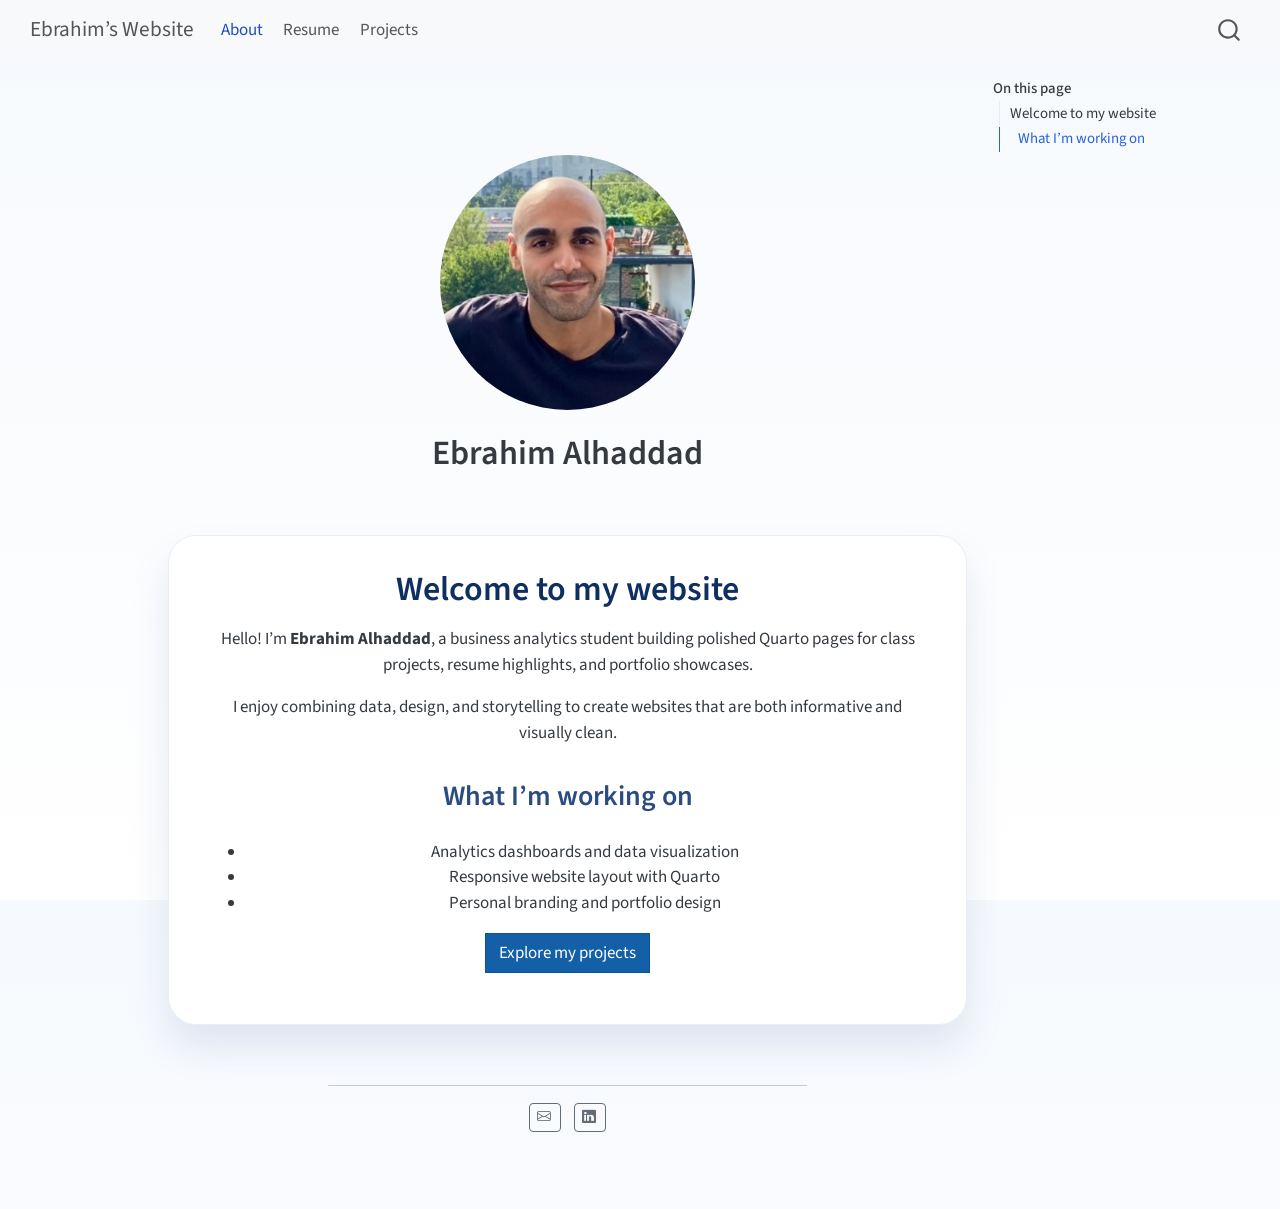
<file: docs/index.html>
<!DOCTYPE html>
<html xmlns="http://www.w3.org/1999/xhtml" lang="en" xml:lang="en"><head>

<meta charset="utf-8">
<meta name="generator" content="quarto-1.9.13">

<meta name="viewport" content="width=device-width, initial-scale=1.0, user-scalable=yes">


<title>Ebrahim Alhaddad – Ebrahim’s Website</title>
<style>
code{white-space: pre-wrap;}
span.smallcaps{font-variant: small-caps;}
div.columns{display: flex; gap: min(4vw, 1.5em);}
div.column{flex: auto; overflow-x: auto;}
div.hanging-indent{margin-left: 1.5em; text-indent: -1.5em;}
ul.task-list{list-style: none;}
ul.task-list li input[type="checkbox"] {
  width: 0.8em;
  margin: 0 0.8em 0.2em -1em; /* quarto-specific, see https://github.com/quarto-dev/quarto-cli/issues/4556 */ 
  vertical-align: middle;
}
</style>


<script src="site_libs/quarto-nav/quarto-nav.js"></script>
<script src="site_libs/quarto-nav/headroom.min.js"></script>
<script src="site_libs/clipboard/clipboard.min.js"></script>
<script src="site_libs/quarto-search/autocomplete.umd.js"></script>
<script src="site_libs/quarto-search/fuse.min.js"></script>
<script src="site_libs/quarto-search/quarto-search.js"></script>
<meta name="quarto:offset" content="./">
<script src="site_libs/quarto-html/quarto.js" type="module"></script>
<script src="site_libs/quarto-html/tabsets/tabsets.js" type="module"></script>
<script src="site_libs/quarto-html/axe/axe-check.js" type="module"></script>
<script src="site_libs/quarto-html/popper.min.js"></script>
<script src="site_libs/quarto-html/tippy.umd.min.js"></script>
<link href="site_libs/quarto-html/tippy.css" rel="stylesheet">
<link href="site_libs/quarto-html/quarto-syntax-highlighting-ac077c1e730dfeb5e42400639d17284e.css" rel="stylesheet" id="quarto-text-highlighting-styles">
<script src="site_libs/bootstrap/bootstrap.min.js"></script>
<link href="site_libs/bootstrap/bootstrap-icons.css" rel="stylesheet">
<link href="site_libs/bootstrap/bootstrap-22dfe021b072f62df10a417ac9033384.min.css" rel="stylesheet" append-hash="true" id="quarto-bootstrap" data-mode="light">
<script id="quarto-search-options" type="application/json">{
  "location": "navbar",
  "copy-button": false,
  "collapse-after": 3,
  "panel-placement": "end",
  "type": "overlay",
  "limit": 50,
  "keyboard-shortcut": [
    "f",
    "/",
    "s"
  ],
  "show-item-context": false,
  "language": {
    "search-no-results-text": "No results",
    "search-matching-documents-text": "matching documents",
    "search-copy-link-title": "Copy link to search",
    "search-hide-matches-text": "Hide additional matches",
    "search-more-match-text": "more match in this document",
    "search-more-matches-text": "more matches in this document",
    "search-clear-button-title": "Clear",
    "search-text-placeholder": "",
    "search-detached-cancel-button-title": "Cancel",
    "search-submit-button-title": "Submit",
    "search-label": "Search"
  }
}</script>


<link rel="stylesheet" href="styles.css">
</head>

<body class="nav-fixed quarto-light">

<div id="quarto-search-results"></div>
  <header id="quarto-header" class="headroom fixed-top">
    <nav class="navbar navbar-expand-lg " data-bs-theme="dark">
      <div class="navbar-container container-fluid">
      <div class="navbar-brand-container mx-auto">
    <a class="navbar-brand" href="./index.html">
    <span class="navbar-title">Ebrahim’s Website</span>
    </a>
  </div>
            <div id="quarto-search" class="" title="Search"></div>
          <button class="navbar-toggler" type="button" data-bs-toggle="collapse" data-bs-target="#navbarCollapse" aria-controls="navbarCollapse" role="menu" aria-expanded="false" aria-label="Toggle navigation" onclick="if (window.quartoToggleHeadroom) { window.quartoToggleHeadroom(); }">
  <span class="navbar-toggler-icon"></span>
</button>
          <div class="collapse navbar-collapse" id="navbarCollapse">
            <ul class="navbar-nav navbar-nav-scroll me-auto">
  <li class="nav-item">
    <a class="nav-link active" href="./index.html" aria-current="page"> 
<span class="menu-text">About</span></a>
  </li>  
  <li class="nav-item">
    <a class="nav-link" href="./resume.html"> 
<span class="menu-text">Resume</span></a>
  </li>  
  <li class="nav-item">
    <a class="nav-link" href="./projects.html"> 
<span class="menu-text">Projects</span></a>
  </li>  
</ul>
          </div> <!-- /navcollapse -->
            <div class="quarto-navbar-tools">
</div>
      </div> <!-- /container-fluid -->
    </nav>
</header>
<!-- content -->
<div id="quarto-content" class="quarto-container page-columns page-rows-contents page-layout-article page-navbar">
<!-- sidebar -->
<!-- margin-sidebar -->
    <div id="quarto-margin-sidebar" class="sidebar margin-sidebar">
        <nav id="TOC" role="doc-toc" class="toc-active">
    <h2 id="toc-title">On this page</h2>
  <ul>
  <li><a href="#welcome-to-my-website" id="toc-welcome-to-my-website" class="nav-link active" data-scroll-target="#welcome-to-my-website">Welcome to my website</a>
  <ul class="collapse">
  <li><a href="#what-im-working-on" id="toc-what-im-working-on" class="nav-link" data-scroll-target="#what-im-working-on">What I’m working on</a></li>
  </ul></li>
  </ul>
</nav>
    </div>
<!-- main -->
<div class="quarto-about-jolla">
  <img src="files/untitled.jpg" class="about-image
  round " style="height: 15em; width: 15em;">
 <header id="title-block-header" class="quarto-title-block default">
<div class="quarto-title">
<h1 class="title">Ebrahim Alhaddad</h1>
</div>
<div class="quarto-title-meta">
  </div>
</header><main class="content" id="quarto-document-content">

<section id="welcome-to-my-website" class="level1 hero">
<h1>Welcome to my website</h1>
<p>Hello! I’m <strong>Ebrahim Alhaddad</strong>, a business analytics student building polished Quarto pages for class projects, resume highlights, and portfolio showcases.</p>
<p>I enjoy combining data, design, and storytelling to create websites that are both informative and visually clean.</p>
<section id="what-im-working-on" class="level2">
<h2 data-anchor-id="what-im-working-on">What I’m working on</h2>
<ul>
<li>Analytics dashboards and data visualization</li>
<li>Responsive website layout with Quarto</li>
<li>Personal branding and portfolio design</li>
</ul>
<p><a href="./projects.html" class="btn btn-primary">Explore my projects</a></p>
</section>
</section>


</main> 
  <hr class="about-sep">
   <div class="about-links">
  <a href="mailto:efalhadd@gmail.com" class="about-link" rel="" target="">
    <i class="bi bi-envelope"></i>
     <span class="about-link-text"></span>
  </a>
  <a href="https://www.linkedin.com/in/efalhadd/" class="about-link" rel="" target="">
    <i class="bi bi-linkedin"></i>
     <span class="about-link-text"></span>
  </a>
</div>
</div>
 <!-- /main -->
<script id="quarto-html-after-body" type="application/javascript">
  window.document.addEventListener("DOMContentLoaded", function (event) {
    const isCodeAnnotation = (el) => {
      for (const clz of el.classList) {
        if (clz.startsWith('code-annotation-')) {                     
          return true;
        }
      }
      return false;
    }
    const onCopySuccess = function(e) {
      // button target
      const button = e.trigger;
      // don't keep focus
      button.blur();
      // flash "checked"
      button.classList.add('code-copy-button-checked');
      var currentTitle = button.getAttribute("title");
      button.setAttribute("title", "Copied!");
      let tooltip;
      if (window.bootstrap) {
        button.setAttribute("data-bs-toggle", "tooltip");
        button.setAttribute("data-bs-placement", "left");
        button.setAttribute("data-bs-title", "Copied!");
        tooltip = new bootstrap.Tooltip(button, 
          { trigger: "manual", 
            customClass: "code-copy-button-tooltip",
            offset: [0, -8]});
        tooltip.show();    
      }
      setTimeout(function() {
        if (tooltip) {
          tooltip.hide();
          button.removeAttribute("data-bs-title");
          button.removeAttribute("data-bs-toggle");
          button.removeAttribute("data-bs-placement");
        }
        button.setAttribute("title", currentTitle);
        button.classList.remove('code-copy-button-checked');
      }, 1000);
      // clear code selection
      e.clearSelection();
    }
    const getTextToCopy = function(trigger) {
      const outerScaffold = trigger.parentElement.cloneNode(true);
      const codeEl = outerScaffold.querySelector('code');
      for (const childEl of codeEl.children) {
        if (isCodeAnnotation(childEl)) {
          childEl.remove();
        }
      }
      return codeEl.innerText;
    }
    const clipboard = new window.ClipboardJS('.code-copy-button:not([data-in-quarto-modal])', {
      text: getTextToCopy
    });
    clipboard.on('success', onCopySuccess);
    if (window.document.getElementById('quarto-embedded-source-code-modal')) {
      const clipboardModal = new window.ClipboardJS('.code-copy-button[data-in-quarto-modal]', {
        text: getTextToCopy,
        container: window.document.getElementById('quarto-embedded-source-code-modal')
      });
      clipboardModal.on('success', onCopySuccess);
    }
      var localhostRegex = new RegExp(/^(?:http|https):\/\/localhost\:?[0-9]*\//);
      var mailtoRegex = new RegExp(/^mailto:/);
        var filterRegex = new RegExp('/' + window.location.host + '/');
      var isInternal = (href) => {
          return filterRegex.test(href) || localhostRegex.test(href) || mailtoRegex.test(href);
      }
      // Inspect non-navigation links and adorn them if external
     var links = window.document.querySelectorAll('a[href]:not(.nav-link):not(.navbar-brand):not(.toc-action):not(.sidebar-link):not(.sidebar-item-toggle):not(.pagination-link):not(.no-external):not([aria-hidden]):not(.dropdown-item):not(.quarto-navigation-tool):not(.about-link)');
      for (var i=0; i<links.length; i++) {
        const link = links[i];
        if (!isInternal(link.href)) {
          // undo the damage that might have been done by quarto-nav.js in the case of
          // links that we want to consider external
          if (link.dataset.originalHref !== undefined) {
            link.href = link.dataset.originalHref;
          }
        }
      }
    function tippyHover(el, contentFn, onTriggerFn, onUntriggerFn) {
      const config = {
        allowHTML: true,
        maxWidth: 500,
        delay: 100,
        arrow: false,
        appendTo: function(el) {
            return el.parentElement;
        },
        interactive: true,
        interactiveBorder: 10,
        theme: 'quarto',
        placement: 'bottom-start',
      };
      if (contentFn) {
        config.content = contentFn;
      }
      if (onTriggerFn) {
        config.onTrigger = onTriggerFn;
      }
      if (onUntriggerFn) {
        config.onUntrigger = onUntriggerFn;
      }
      window.tippy(el, config); 
    }
    const noterefs = window.document.querySelectorAll('a[role="doc-noteref"]');
    for (var i=0; i<noterefs.length; i++) {
      const ref = noterefs[i];
      tippyHover(ref, function() {
        // use id or data attribute instead here
        let href = ref.getAttribute('data-footnote-href') || ref.getAttribute('href');
        try { href = new URL(href).hash; } catch {}
        const id = href.replace(/^#\/?/, "");
        const note = window.document.getElementById(id);
        if (note) {
          return note.innerHTML;
        } else {
          return "";
        }
      });
    }
    const xrefs = window.document.querySelectorAll('a.quarto-xref');
    const processXRef = (id, note) => {
      // Strip column container classes
      const stripColumnClz = (el) => {
        el.classList.remove("page-full", "page-columns");
        if (el.children) {
          for (const child of el.children) {
            stripColumnClz(child);
          }
        }
      }
      stripColumnClz(note)
      if (id === null || id.startsWith('sec-')) {
        // Special case sections, only their first couple elements
        const container = document.createElement("div");
        if (note.children && note.children.length > 2) {
          container.appendChild(note.children[0].cloneNode(true));
          for (let i = 1; i < note.children.length; i++) {
            const child = note.children[i];
            if (child.tagName === "P" && child.innerText === "") {
              continue;
            } else {
              container.appendChild(child.cloneNode(true));
              break;
            }
          }
          if (window.Quarto?.typesetMath) {
            window.Quarto.typesetMath(container);
          }
          return container.innerHTML
        } else {
          if (window.Quarto?.typesetMath) {
            window.Quarto.typesetMath(note);
          }
          return note.innerHTML;
        }
      } else {
        // Remove any anchor links if they are present
        const anchorLink = note.querySelector('a.anchorjs-link');
        if (anchorLink) {
          anchorLink.remove();
        }
        if (window.Quarto?.typesetMath) {
          window.Quarto.typesetMath(note);
        }
        if (note.classList.contains("callout")) {
          return note.outerHTML;
        } else {
          return note.innerHTML;
        }
      }
    }
    for (var i=0; i<xrefs.length; i++) {
      const xref = xrefs[i];
      tippyHover(xref, undefined, function(instance) {
        instance.disable();
        let url = xref.getAttribute('href');
        let hash = undefined; 
        if (url.startsWith('#')) {
          hash = url;
        } else {
          try { hash = new URL(url).hash; } catch {}
        }
        if (hash) {
          const id = hash.replace(/^#\/?/, "");
          const note = window.document.getElementById(id);
          if (note !== null) {
            try {
              const html = processXRef(id, note.cloneNode(true));
              instance.setContent(html);
            } finally {
              instance.enable();
              instance.show();
            }
          } else {
            // See if we can fetch this
            fetch(url.split('#')[0])
            .then(res => res.text())
            .then(html => {
              const parser = new DOMParser();
              const htmlDoc = parser.parseFromString(html, "text/html");
              const note = htmlDoc.getElementById(id);
              if (note !== null) {
                const html = processXRef(id, note);
                instance.setContent(html);
              } 
            }).finally(() => {
              instance.enable();
              instance.show();
            });
          }
        } else {
          // See if we can fetch a full url (with no hash to target)
          // This is a special case and we should probably do some content thinning / targeting
          fetch(url)
          .then(res => res.text())
          .then(html => {
            const parser = new DOMParser();
            const htmlDoc = parser.parseFromString(html, "text/html");
            const note = htmlDoc.querySelector('main.content');
            if (note !== null) {
              // This should only happen for chapter cross references
              // (since there is no id in the URL)
              // remove the first header
              if (note.children.length > 0 && note.children[0].tagName === "HEADER") {
                note.children[0].remove();
              }
              const html = processXRef(null, note);
              instance.setContent(html);
            } 
          }).finally(() => {
            instance.enable();
            instance.show();
          });
        }
      }, function(instance) {
      });
    }
        let selectedAnnoteEl;
        const selectorForAnnotation = ( cell, annotation) => {
          let cellAttr = 'data-code-cell="' + cell + '"';
          let lineAttr = 'data-code-annotation="' +  annotation + '"';
          const selector = 'span[' + cellAttr + '][' + lineAttr + ']';
          return selector;
        }
        const selectCodeLines = (annoteEl) => {
          const doc = window.document;
          const targetCell = annoteEl.getAttribute("data-target-cell");
          const targetAnnotation = annoteEl.getAttribute("data-target-annotation");
          const annoteSpan = window.document.querySelector(selectorForAnnotation(targetCell, targetAnnotation));
          const lines = annoteSpan.getAttribute("data-code-lines").split(",");
          const lineIds = lines.map((line) => {
            return targetCell + "-" + line;
          })
          let top = null;
          let height = null;
          let parent = null;
          if (lineIds.length > 0) {
              //compute the position of the single el (top and bottom and make a div)
              const el = window.document.getElementById(lineIds[0]);
              top = el.offsetTop;
              height = el.offsetHeight;
              parent = el.parentElement.parentElement;
            if (lineIds.length > 1) {
              const lastEl = window.document.getElementById(lineIds[lineIds.length - 1]);
              const bottom = lastEl.offsetTop + lastEl.offsetHeight;
              height = bottom - top;
            }
            if (top !== null && height !== null && parent !== null) {
              // cook up a div (if necessary) and position it 
              let div = window.document.getElementById("code-annotation-line-highlight");
              if (div === null) {
                div = window.document.createElement("div");
                div.setAttribute("id", "code-annotation-line-highlight");
                div.style.position = 'absolute';
                parent.appendChild(div);
              }
              div.style.top = top - 2 + "px";
              div.style.height = height + 4 + "px";
              div.style.left = 0;
              let gutterDiv = window.document.getElementById("code-annotation-line-highlight-gutter");
              if (gutterDiv === null) {
                gutterDiv = window.document.createElement("div");
                gutterDiv.setAttribute("id", "code-annotation-line-highlight-gutter");
                gutterDiv.style.position = 'absolute';
                const codeCell = window.document.getElementById(targetCell);
                const gutter = codeCell.querySelector('.code-annotation-gutter');
                gutter.appendChild(gutterDiv);
              }
              gutterDiv.style.top = top - 2 + "px";
              gutterDiv.style.height = height + 4 + "px";
            }
            selectedAnnoteEl = annoteEl;
          }
        };
        const unselectCodeLines = () => {
          const elementsIds = ["code-annotation-line-highlight", "code-annotation-line-highlight-gutter"];
          elementsIds.forEach((elId) => {
            const div = window.document.getElementById(elId);
            if (div) {
              div.remove();
            }
          });
          selectedAnnoteEl = undefined;
        };
          // Handle positioning of the toggle
      window.addEventListener(
        "resize",
        throttle(() => {
          elRect = undefined;
          if (selectedAnnoteEl) {
            selectCodeLines(selectedAnnoteEl);
          }
        }, 10)
      );
      function throttle(fn, ms) {
      let throttle = false;
      let timer;
        return (...args) => {
          if(!throttle) { // first call gets through
              fn.apply(this, args);
              throttle = true;
          } else { // all the others get throttled
              if(timer) clearTimeout(timer); // cancel #2
              timer = setTimeout(() => {
                fn.apply(this, args);
                timer = throttle = false;
              }, ms);
          }
        };
      }
        // Attach click handler to the DT
        const annoteDls = window.document.querySelectorAll('dt[data-target-cell]');
        for (const annoteDlNode of annoteDls) {
          annoteDlNode.addEventListener('click', (event) => {
            const clickedEl = event.target;
            if (clickedEl !== selectedAnnoteEl) {
              unselectCodeLines();
              const activeEl = window.document.querySelector('dt[data-target-cell].code-annotation-active');
              if (activeEl) {
                activeEl.classList.remove('code-annotation-active');
              }
              selectCodeLines(clickedEl);
              clickedEl.classList.add('code-annotation-active');
            } else {
              // Unselect the line
              unselectCodeLines();
              clickedEl.classList.remove('code-annotation-active');
            }
          });
        }
    const findCites = (el) => {
      const parentEl = el.parentElement;
      if (parentEl) {
        const cites = parentEl.dataset.cites;
        if (cites) {
          return {
            el,
            cites: cites.split(' ')
          };
        } else {
          return findCites(el.parentElement)
        }
      } else {
        return undefined;
      }
    };
    var bibliorefs = window.document.querySelectorAll('a[role="doc-biblioref"]');
    for (var i=0; i<bibliorefs.length; i++) {
      const ref = bibliorefs[i];
      const citeInfo = findCites(ref);
      if (citeInfo) {
        tippyHover(citeInfo.el, function() {
          var popup = window.document.createElement('div');
          citeInfo.cites.forEach(function(cite) {
            var citeDiv = window.document.createElement('div');
            citeDiv.classList.add('hanging-indent');
            citeDiv.classList.add('csl-entry');
            var biblioDiv = window.document.getElementById('ref-' + cite);
            if (biblioDiv) {
              citeDiv.innerHTML = biblioDiv.innerHTML;
            }
            popup.appendChild(citeDiv);
          });
          return popup.innerHTML;
        });
      }
    }
  });
  </script>
</div> <!-- /content -->




</body></html>
</file>
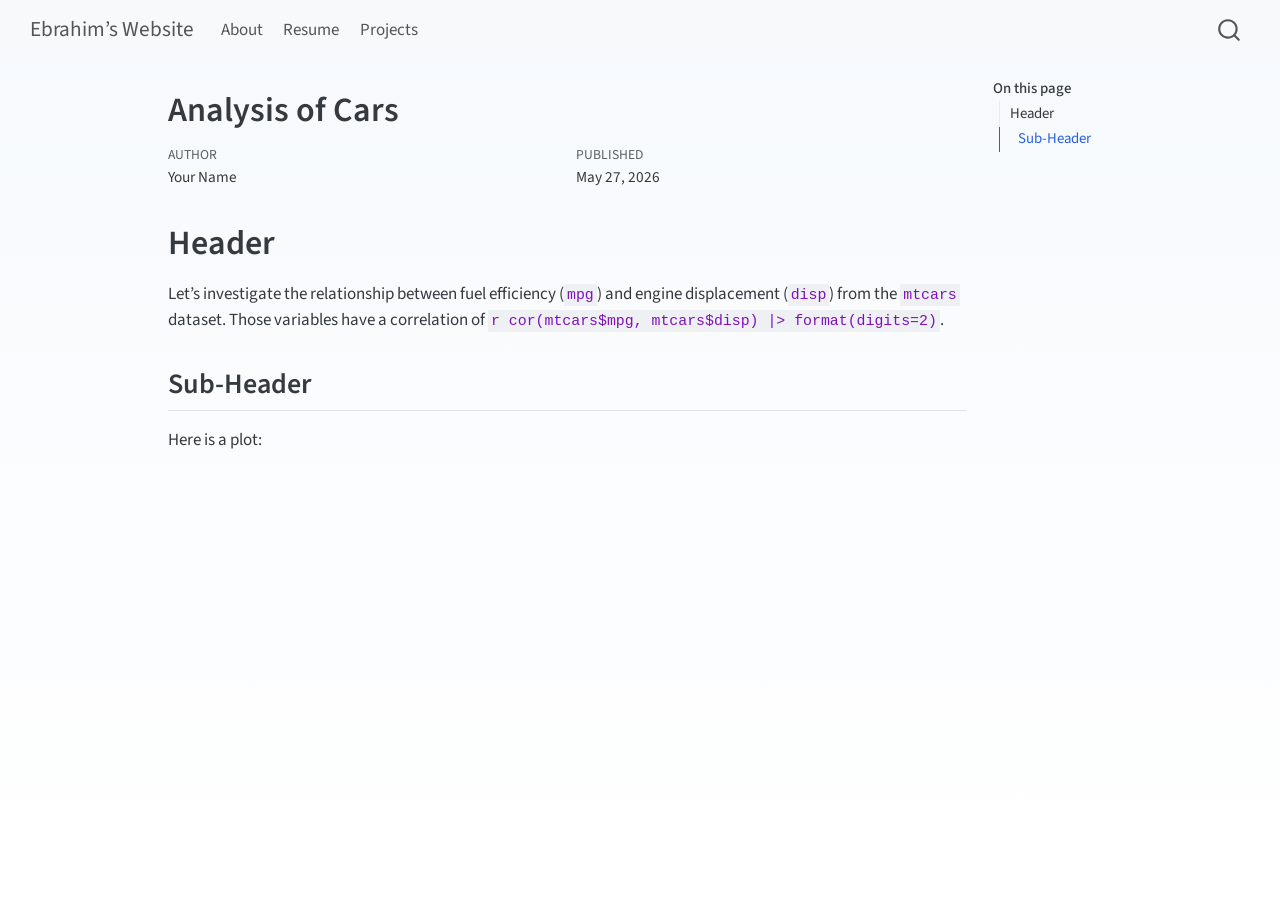
<file: docs/projects/project1/index.html>
<!DOCTYPE html>
<html xmlns="http://www.w3.org/1999/xhtml" lang="en" xml:lang="en"><head>

<meta charset="utf-8">
<meta name="generator" content="quarto-1.9.13">

<meta name="viewport" content="width=device-width, initial-scale=1.0, user-scalable=yes">

<meta name="author" content="Your Name">
<meta name="dcterms.date" content="2026-05-27">

<title>Analysis of Cars – Ebrahim’s Website</title>
<style>
code{white-space: pre-wrap;}
span.smallcaps{font-variant: small-caps;}
div.columns{display: flex; gap: min(4vw, 1.5em);}
div.column{flex: auto; overflow-x: auto;}
div.hanging-indent{margin-left: 1.5em; text-indent: -1.5em;}
ul.task-list{list-style: none;}
ul.task-list li input[type="checkbox"] {
  width: 0.8em;
  margin: 0 0.8em 0.2em -1em; /* quarto-specific, see https://github.com/quarto-dev/quarto-cli/issues/4556 */ 
  vertical-align: middle;
}
</style>


<script src="../../site_libs/quarto-nav/quarto-nav.js"></script>
<script src="../../site_libs/quarto-nav/headroom.min.js"></script>
<script src="../../site_libs/clipboard/clipboard.min.js"></script>
<script src="../../site_libs/quarto-search/autocomplete.umd.js"></script>
<script src="../../site_libs/quarto-search/fuse.min.js"></script>
<script src="../../site_libs/quarto-search/quarto-search.js"></script>
<meta name="quarto:offset" content="../../">
<script src="../../site_libs/quarto-html/quarto.js" type="module"></script>
<script src="../../site_libs/quarto-html/tabsets/tabsets.js" type="module"></script>
<script src="../../site_libs/quarto-html/axe/axe-check.js" type="module"></script>
<script src="../../site_libs/quarto-html/popper.min.js"></script>
<script src="../../site_libs/quarto-html/tippy.umd.min.js"></script>
<script src="../../site_libs/quarto-html/anchor.min.js"></script>
<link href="../../site_libs/quarto-html/tippy.css" rel="stylesheet">
<link href="../../site_libs/quarto-html/quarto-syntax-highlighting-ac077c1e730dfeb5e42400639d17284e.css" rel="stylesheet" id="quarto-text-highlighting-styles">
<script src="../../site_libs/bootstrap/bootstrap.min.js"></script>
<link href="../../site_libs/bootstrap/bootstrap-icons.css" rel="stylesheet">
<link href="../../site_libs/bootstrap/bootstrap-610593e65a40a0629ca575dfc540a55b.min.css" rel="stylesheet" append-hash="true" id="quarto-bootstrap" data-mode="light">
<script id="quarto-search-options" type="application/json">{
  "location": "navbar",
  "copy-button": false,
  "collapse-after": 3,
  "panel-placement": "end",
  "type": "overlay",
  "limit": 50,
  "keyboard-shortcut": [
    "f",
    "/",
    "s"
  ],
  "show-item-context": false,
  "language": {
    "search-no-results-text": "No results",
    "search-matching-documents-text": "matching documents",
    "search-copy-link-title": "Copy link to search",
    "search-hide-matches-text": "Hide additional matches",
    "search-more-match-text": "more match in this document",
    "search-more-matches-text": "more matches in this document",
    "search-clear-button-title": "Clear",
    "search-text-placeholder": "",
    "search-detached-cancel-button-title": "Cancel",
    "search-submit-button-title": "Submit",
    "search-label": "Search"
  }
}</script>


<link rel="stylesheet" href="../../styles.css">
</head>

<body class="nav-fixed quarto-light">

<div id="quarto-search-results"></div>
  <header id="quarto-header" class="headroom fixed-top">
    <nav class="navbar navbar-expand-lg " data-bs-theme="dark">
      <div class="navbar-container container-fluid">
      <div class="navbar-brand-container mx-auto">
    <a class="navbar-brand" href="../../index.html">
    <span class="navbar-title">Ebrahim’s Website</span>
    </a>
  </div>
            <div id="quarto-search" class="" title="Search"></div>
          <button class="navbar-toggler" type="button" data-bs-toggle="collapse" data-bs-target="#navbarCollapse" aria-controls="navbarCollapse" role="menu" aria-expanded="false" aria-label="Toggle navigation" onclick="if (window.quartoToggleHeadroom) { window.quartoToggleHeadroom(); }">
  <span class="navbar-toggler-icon"></span>
</button>
          <div class="collapse navbar-collapse" id="navbarCollapse">
            <ul class="navbar-nav navbar-nav-scroll me-auto">
  <li class="nav-item">
    <a class="nav-link" href="../../index.html"> 
<span class="menu-text">About</span></a>
  </li>  
  <li class="nav-item">
    <a class="nav-link" href="../../resume.html"> 
<span class="menu-text">Resume</span></a>
  </li>  
  <li class="nav-item">
    <a class="nav-link" href="../../projects.html"> 
<span class="menu-text">Projects</span></a>
  </li>  
</ul>
          </div> <!-- /navcollapse -->
            <div class="quarto-navbar-tools">
</div>
      </div> <!-- /container-fluid -->
    </nav>
</header>
<!-- content -->
<div id="quarto-content" class="quarto-container page-columns page-rows-contents page-layout-article page-navbar">
<!-- sidebar -->
<!-- margin-sidebar -->
    <div id="quarto-margin-sidebar" class="sidebar margin-sidebar">
        <nav id="TOC" role="doc-toc" class="toc-active">
    <h2 id="toc-title">On this page</h2>
   
  <ul>
  <li><a href="#header" id="toc-header" class="nav-link active" data-scroll-target="#header">Header</a>
  <ul class="collapse">
  <li><a href="#sub-header" id="toc-sub-header" class="nav-link" data-scroll-target="#sub-header">Sub-Header</a></li>
  </ul></li>
  </ul>
</nav>
    </div>
<!-- main -->
<main class="content" id="quarto-document-content">

<header id="title-block-header" class="quarto-title-block default">
<div class="quarto-title">
<h1 class="title">Analysis of Cars</h1>
</div>



<div class="quarto-title-meta">

    <div>
    <div class="quarto-title-meta-heading">Author</div>
    <div class="quarto-title-meta-contents">
             <p>Your Name </p>
          </div>
  </div>
    
    <div>
    <div class="quarto-title-meta-heading">Published</div>
    <div class="quarto-title-meta-contents">
      <p class="date">May 27, 2026</p>
    </div>
  </div>
  
    
  </div>
  


</header>


<section id="header" class="level1">
<h1>Header</h1>
<p>Let’s investigate the relationship between fuel efficiency (<code>mpg</code>) and engine displacement (<code>disp</code>) from the <code>mtcars</code> dataset. Those variables have a correlation of <code>r cor(mtcars$mpg, mtcars$disp) |&gt; format(digits=2)</code>.</p>
<section id="sub-header" class="level2">
<h2 class="anchored" data-anchor-id="sub-header">Sub-Header</h2>
<p>Here is a plot:</p>


</section>
</section>

</main> <!-- /main -->
<script id="quarto-html-after-body" type="application/javascript">
  window.document.addEventListener("DOMContentLoaded", function (event) {
    const icon = "";
    const anchorJS = new window.AnchorJS();
    anchorJS.options = {
      placement: 'right',
      icon: icon
    };
    anchorJS.add('.anchored');
    const isCodeAnnotation = (el) => {
      for (const clz of el.classList) {
        if (clz.startsWith('code-annotation-')) {                     
          return true;
        }
      }
      return false;
    }
    const onCopySuccess = function(e) {
      // button target
      const button = e.trigger;
      // don't keep focus
      button.blur();
      // flash "checked"
      button.classList.add('code-copy-button-checked');
      var currentTitle = button.getAttribute("title");
      button.setAttribute("title", "Copied!");
      let tooltip;
      if (window.bootstrap) {
        button.setAttribute("data-bs-toggle", "tooltip");
        button.setAttribute("data-bs-placement", "left");
        button.setAttribute("data-bs-title", "Copied!");
        tooltip = new bootstrap.Tooltip(button, 
          { trigger: "manual", 
            customClass: "code-copy-button-tooltip",
            offset: [0, -8]});
        tooltip.show();    
      }
      setTimeout(function() {
        if (tooltip) {
          tooltip.hide();
          button.removeAttribute("data-bs-title");
          button.removeAttribute("data-bs-toggle");
          button.removeAttribute("data-bs-placement");
        }
        button.setAttribute("title", currentTitle);
        button.classList.remove('code-copy-button-checked');
      }, 1000);
      // clear code selection
      e.clearSelection();
    }
    const getTextToCopy = function(trigger) {
      const outerScaffold = trigger.parentElement.cloneNode(true);
      const codeEl = outerScaffold.querySelector('code');
      for (const childEl of codeEl.children) {
        if (isCodeAnnotation(childEl)) {
          childEl.remove();
        }
      }
      return codeEl.innerText;
    }
    const clipboard = new window.ClipboardJS('.code-copy-button:not([data-in-quarto-modal])', {
      text: getTextToCopy
    });
    clipboard.on('success', onCopySuccess);
    if (window.document.getElementById('quarto-embedded-source-code-modal')) {
      const clipboardModal = new window.ClipboardJS('.code-copy-button[data-in-quarto-modal]', {
        text: getTextToCopy,
        container: window.document.getElementById('quarto-embedded-source-code-modal')
      });
      clipboardModal.on('success', onCopySuccess);
    }
      var localhostRegex = new RegExp(/^(?:http|https):\/\/localhost\:?[0-9]*\//);
      var mailtoRegex = new RegExp(/^mailto:/);
        var filterRegex = new RegExp('/' + window.location.host + '/');
      var isInternal = (href) => {
          return filterRegex.test(href) || localhostRegex.test(href) || mailtoRegex.test(href);
      }
      // Inspect non-navigation links and adorn them if external
     var links = window.document.querySelectorAll('a[href]:not(.nav-link):not(.navbar-brand):not(.toc-action):not(.sidebar-link):not(.sidebar-item-toggle):not(.pagination-link):not(.no-external):not([aria-hidden]):not(.dropdown-item):not(.quarto-navigation-tool):not(.about-link)');
      for (var i=0; i<links.length; i++) {
        const link = links[i];
        if (!isInternal(link.href)) {
          // undo the damage that might have been done by quarto-nav.js in the case of
          // links that we want to consider external
          if (link.dataset.originalHref !== undefined) {
            link.href = link.dataset.originalHref;
          }
        }
      }
    function tippyHover(el, contentFn, onTriggerFn, onUntriggerFn) {
      const config = {
        allowHTML: true,
        maxWidth: 500,
        delay: 100,
        arrow: false,
        appendTo: function(el) {
            return el.parentElement;
        },
        interactive: true,
        interactiveBorder: 10,
        theme: 'quarto',
        placement: 'bottom-start',
      };
      if (contentFn) {
        config.content = contentFn;
      }
      if (onTriggerFn) {
        config.onTrigger = onTriggerFn;
      }
      if (onUntriggerFn) {
        config.onUntrigger = onUntriggerFn;
      }
      window.tippy(el, config); 
    }
    const noterefs = window.document.querySelectorAll('a[role="doc-noteref"]');
    for (var i=0; i<noterefs.length; i++) {
      const ref = noterefs[i];
      tippyHover(ref, function() {
        // use id or data attribute instead here
        let href = ref.getAttribute('data-footnote-href') || ref.getAttribute('href');
        try { href = new URL(href).hash; } catch {}
        const id = href.replace(/^#\/?/, "");
        const note = window.document.getElementById(id);
        if (note) {
          return note.innerHTML;
        } else {
          return "";
        }
      });
    }
    const xrefs = window.document.querySelectorAll('a.quarto-xref');
    const processXRef = (id, note) => {
      // Strip column container classes
      const stripColumnClz = (el) => {
        el.classList.remove("page-full", "page-columns");
        if (el.children) {
          for (const child of el.children) {
            stripColumnClz(child);
          }
        }
      }
      stripColumnClz(note)
      if (id === null || id.startsWith('sec-')) {
        // Special case sections, only their first couple elements
        const container = document.createElement("div");
        if (note.children && note.children.length > 2) {
          container.appendChild(note.children[0].cloneNode(true));
          for (let i = 1; i < note.children.length; i++) {
            const child = note.children[i];
            if (child.tagName === "P" && child.innerText === "") {
              continue;
            } else {
              container.appendChild(child.cloneNode(true));
              break;
            }
          }
          if (window.Quarto?.typesetMath) {
            window.Quarto.typesetMath(container);
          }
          return container.innerHTML
        } else {
          if (window.Quarto?.typesetMath) {
            window.Quarto.typesetMath(note);
          }
          return note.innerHTML;
        }
      } else {
        // Remove any anchor links if they are present
        const anchorLink = note.querySelector('a.anchorjs-link');
        if (anchorLink) {
          anchorLink.remove();
        }
        if (window.Quarto?.typesetMath) {
          window.Quarto.typesetMath(note);
        }
        if (note.classList.contains("callout")) {
          return note.outerHTML;
        } else {
          return note.innerHTML;
        }
      }
    }
    for (var i=0; i<xrefs.length; i++) {
      const xref = xrefs[i];
      tippyHover(xref, undefined, function(instance) {
        instance.disable();
        let url = xref.getAttribute('href');
        let hash = undefined; 
        if (url.startsWith('#')) {
          hash = url;
        } else {
          try { hash = new URL(url).hash; } catch {}
        }
        if (hash) {
          const id = hash.replace(/^#\/?/, "");
          const note = window.document.getElementById(id);
          if (note !== null) {
            try {
              const html = processXRef(id, note.cloneNode(true));
              instance.setContent(html);
            } finally {
              instance.enable();
              instance.show();
            }
          } else {
            // See if we can fetch this
            fetch(url.split('#')[0])
            .then(res => res.text())
            .then(html => {
              const parser = new DOMParser();
              const htmlDoc = parser.parseFromString(html, "text/html");
              const note = htmlDoc.getElementById(id);
              if (note !== null) {
                const html = processXRef(id, note);
                instance.setContent(html);
              } 
            }).finally(() => {
              instance.enable();
              instance.show();
            });
          }
        } else {
          // See if we can fetch a full url (with no hash to target)
          // This is a special case and we should probably do some content thinning / targeting
          fetch(url)
          .then(res => res.text())
          .then(html => {
            const parser = new DOMParser();
            const htmlDoc = parser.parseFromString(html, "text/html");
            const note = htmlDoc.querySelector('main.content');
            if (note !== null) {
              // This should only happen for chapter cross references
              // (since there is no id in the URL)
              // remove the first header
              if (note.children.length > 0 && note.children[0].tagName === "HEADER") {
                note.children[0].remove();
              }
              const html = processXRef(null, note);
              instance.setContent(html);
            } 
          }).finally(() => {
            instance.enable();
            instance.show();
          });
        }
      }, function(instance) {
      });
    }
        let selectedAnnoteEl;
        const selectorForAnnotation = ( cell, annotation) => {
          let cellAttr = 'data-code-cell="' + cell + '"';
          let lineAttr = 'data-code-annotation="' +  annotation + '"';
          const selector = 'span[' + cellAttr + '][' + lineAttr + ']';
          return selector;
        }
        const selectCodeLines = (annoteEl) => {
          const doc = window.document;
          const targetCell = annoteEl.getAttribute("data-target-cell");
          const targetAnnotation = annoteEl.getAttribute("data-target-annotation");
          const annoteSpan = window.document.querySelector(selectorForAnnotation(targetCell, targetAnnotation));
          const lines = annoteSpan.getAttribute("data-code-lines").split(",");
          const lineIds = lines.map((line) => {
            return targetCell + "-" + line;
          })
          let top = null;
          let height = null;
          let parent = null;
          if (lineIds.length > 0) {
              //compute the position of the single el (top and bottom and make a div)
              const el = window.document.getElementById(lineIds[0]);
              top = el.offsetTop;
              height = el.offsetHeight;
              parent = el.parentElement.parentElement;
            if (lineIds.length > 1) {
              const lastEl = window.document.getElementById(lineIds[lineIds.length - 1]);
              const bottom = lastEl.offsetTop + lastEl.offsetHeight;
              height = bottom - top;
            }
            if (top !== null && height !== null && parent !== null) {
              // cook up a div (if necessary) and position it 
              let div = window.document.getElementById("code-annotation-line-highlight");
              if (div === null) {
                div = window.document.createElement("div");
                div.setAttribute("id", "code-annotation-line-highlight");
                div.style.position = 'absolute';
                parent.appendChild(div);
              }
              div.style.top = top - 2 + "px";
              div.style.height = height + 4 + "px";
              div.style.left = 0;
              let gutterDiv = window.document.getElementById("code-annotation-line-highlight-gutter");
              if (gutterDiv === null) {
                gutterDiv = window.document.createElement("div");
                gutterDiv.setAttribute("id", "code-annotation-line-highlight-gutter");
                gutterDiv.style.position = 'absolute';
                const codeCell = window.document.getElementById(targetCell);
                const gutter = codeCell.querySelector('.code-annotation-gutter');
                gutter.appendChild(gutterDiv);
              }
              gutterDiv.style.top = top - 2 + "px";
              gutterDiv.style.height = height + 4 + "px";
            }
            selectedAnnoteEl = annoteEl;
          }
        };
        const unselectCodeLines = () => {
          const elementsIds = ["code-annotation-line-highlight", "code-annotation-line-highlight-gutter"];
          elementsIds.forEach((elId) => {
            const div = window.document.getElementById(elId);
            if (div) {
              div.remove();
            }
          });
          selectedAnnoteEl = undefined;
        };
          // Handle positioning of the toggle
      window.addEventListener(
        "resize",
        throttle(() => {
          elRect = undefined;
          if (selectedAnnoteEl) {
            selectCodeLines(selectedAnnoteEl);
          }
        }, 10)
      );
      function throttle(fn, ms) {
      let throttle = false;
      let timer;
        return (...args) => {
          if(!throttle) { // first call gets through
              fn.apply(this, args);
              throttle = true;
          } else { // all the others get throttled
              if(timer) clearTimeout(timer); // cancel #2
              timer = setTimeout(() => {
                fn.apply(this, args);
                timer = throttle = false;
              }, ms);
          }
        };
      }
        // Attach click handler to the DT
        const annoteDls = window.document.querySelectorAll('dt[data-target-cell]');
        for (const annoteDlNode of annoteDls) {
          annoteDlNode.addEventListener('click', (event) => {
            const clickedEl = event.target;
            if (clickedEl !== selectedAnnoteEl) {
              unselectCodeLines();
              const activeEl = window.document.querySelector('dt[data-target-cell].code-annotation-active');
              if (activeEl) {
                activeEl.classList.remove('code-annotation-active');
              }
              selectCodeLines(clickedEl);
              clickedEl.classList.add('code-annotation-active');
            } else {
              // Unselect the line
              unselectCodeLines();
              clickedEl.classList.remove('code-annotation-active');
            }
          });
        }
    const findCites = (el) => {
      const parentEl = el.parentElement;
      if (parentEl) {
        const cites = parentEl.dataset.cites;
        if (cites) {
          return {
            el,
            cites: cites.split(' ')
          };
        } else {
          return findCites(el.parentElement)
        }
      } else {
        return undefined;
      }
    };
    var bibliorefs = window.document.querySelectorAll('a[role="doc-biblioref"]');
    for (var i=0; i<bibliorefs.length; i++) {
      const ref = bibliorefs[i];
      const citeInfo = findCites(ref);
      if (citeInfo) {
        tippyHover(citeInfo.el, function() {
          var popup = window.document.createElement('div');
          citeInfo.cites.forEach(function(cite) {
            var citeDiv = window.document.createElement('div');
            citeDiv.classList.add('hanging-indent');
            citeDiv.classList.add('csl-entry');
            var biblioDiv = window.document.getElementById('ref-' + cite);
            if (biblioDiv) {
              citeDiv.innerHTML = biblioDiv.innerHTML;
            }
            popup.appendChild(citeDiv);
          });
          return popup.innerHTML;
        });
      }
    }
  });
  </script>
</div> <!-- /content -->




</body></html>
</file>
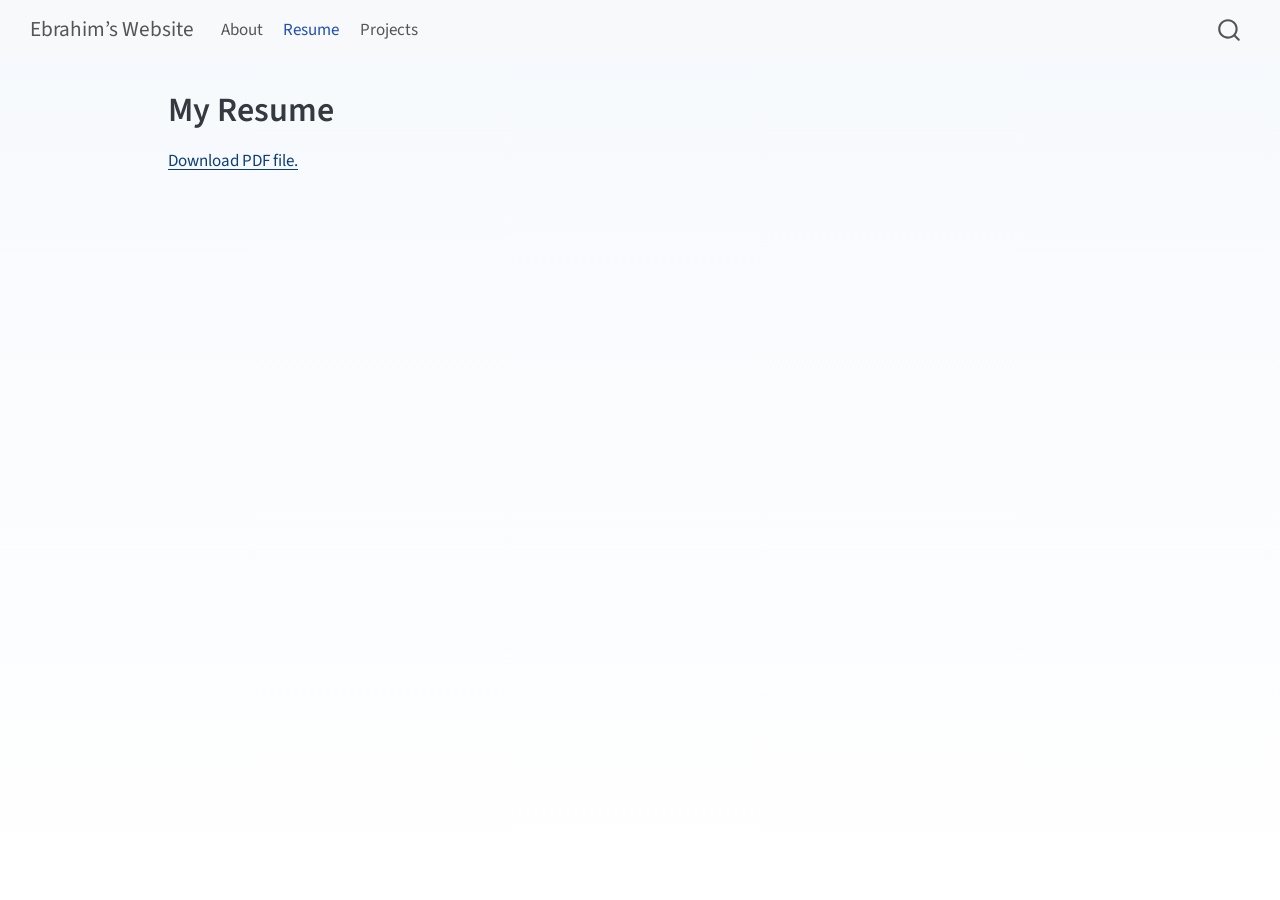
<file: docs/resume.html>
<!DOCTYPE html>
<html xmlns="http://www.w3.org/1999/xhtml" lang="en" xml:lang="en"><head>

<meta charset="utf-8">
<meta name="generator" content="quarto-1.9.13">

<meta name="viewport" content="width=device-width, initial-scale=1.0, user-scalable=yes">


<title>My Resume – Ebrahim’s Website</title>
<style>
code{white-space: pre-wrap;}
span.smallcaps{font-variant: small-caps;}
div.columns{display: flex; gap: min(4vw, 1.5em);}
div.column{flex: auto; overflow-x: auto;}
div.hanging-indent{margin-left: 1.5em; text-indent: -1.5em;}
ul.task-list{list-style: none;}
ul.task-list li input[type="checkbox"] {
  width: 0.8em;
  margin: 0 0.8em 0.2em -1em; /* quarto-specific, see https://github.com/quarto-dev/quarto-cli/issues/4556 */ 
  vertical-align: middle;
}
</style>


<script src="site_libs/quarto-nav/quarto-nav.js"></script>
<script src="site_libs/quarto-nav/headroom.min.js"></script>
<script src="site_libs/clipboard/clipboard.min.js"></script>
<script src="site_libs/quarto-search/autocomplete.umd.js"></script>
<script src="site_libs/quarto-search/fuse.min.js"></script>
<script src="site_libs/quarto-search/quarto-search.js"></script>
<meta name="quarto:offset" content="./">
<script src="site_libs/quarto-html/quarto.js" type="module"></script>
<script src="site_libs/quarto-html/tabsets/tabsets.js" type="module"></script>
<script src="site_libs/quarto-html/axe/axe-check.js" type="module"></script>
<script src="site_libs/quarto-html/popper.min.js"></script>
<script src="site_libs/quarto-html/tippy.umd.min.js"></script>
<script src="site_libs/quarto-html/anchor.min.js"></script>
<link href="site_libs/quarto-html/tippy.css" rel="stylesheet">
<link href="site_libs/quarto-html/quarto-syntax-highlighting-ac077c1e730dfeb5e42400639d17284e.css" rel="stylesheet" id="quarto-text-highlighting-styles">
<script src="site_libs/bootstrap/bootstrap.min.js"></script>
<link href="site_libs/bootstrap/bootstrap-icons.css" rel="stylesheet">
<link href="site_libs/bootstrap/bootstrap-22dfe021b072f62df10a417ac9033384.min.css" rel="stylesheet" append-hash="true" id="quarto-bootstrap" data-mode="light">
<script id="quarto-search-options" type="application/json">{
  "location": "navbar",
  "copy-button": false,
  "collapse-after": 3,
  "panel-placement": "end",
  "type": "overlay",
  "limit": 50,
  "keyboard-shortcut": [
    "f",
    "/",
    "s"
  ],
  "show-item-context": false,
  "language": {
    "search-no-results-text": "No results",
    "search-matching-documents-text": "matching documents",
    "search-copy-link-title": "Copy link to search",
    "search-hide-matches-text": "Hide additional matches",
    "search-more-match-text": "more match in this document",
    "search-more-matches-text": "more matches in this document",
    "search-clear-button-title": "Clear",
    "search-text-placeholder": "",
    "search-detached-cancel-button-title": "Cancel",
    "search-submit-button-title": "Submit",
    "search-label": "Search"
  }
}</script>


<link rel="stylesheet" href="styles.css">
</head>

<body class="nav-fixed quarto-light">

<div id="quarto-search-results"></div>
  <header id="quarto-header" class="headroom fixed-top">
    <nav class="navbar navbar-expand-lg " data-bs-theme="dark">
      <div class="navbar-container container-fluid">
      <div class="navbar-brand-container mx-auto">
    <a class="navbar-brand" href="./index.html">
    <span class="navbar-title">Ebrahim’s Website</span>
    </a>
  </div>
            <div id="quarto-search" class="" title="Search"></div>
          <button class="navbar-toggler" type="button" data-bs-toggle="collapse" data-bs-target="#navbarCollapse" aria-controls="navbarCollapse" role="menu" aria-expanded="false" aria-label="Toggle navigation" onclick="if (window.quartoToggleHeadroom) { window.quartoToggleHeadroom(); }">
  <span class="navbar-toggler-icon"></span>
</button>
          <div class="collapse navbar-collapse" id="navbarCollapse">
            <ul class="navbar-nav navbar-nav-scroll me-auto">
  <li class="nav-item">
    <a class="nav-link" href="./index.html"> 
<span class="menu-text">About</span></a>
  </li>  
  <li class="nav-item">
    <a class="nav-link active" href="./resume.html" aria-current="page"> 
<span class="menu-text">Resume</span></a>
  </li>  
  <li class="nav-item">
    <a class="nav-link" href="./projects.html"> 
<span class="menu-text">Projects</span></a>
  </li>  
</ul>
          </div> <!-- /navcollapse -->
            <div class="quarto-navbar-tools">
</div>
      </div> <!-- /container-fluid -->
    </nav>
</header>
<!-- content -->
<div id="quarto-content" class="quarto-container page-columns page-rows-contents page-layout-article page-navbar">
<!-- sidebar -->
<!-- margin-sidebar -->
    <div id="quarto-margin-sidebar" class="sidebar margin-sidebar zindex-bottom">
        
    </div>
<!-- main -->
<main class="content" id="quarto-document-content">

<header id="title-block-header" class="quarto-title-block default">
<div class="quarto-title">
<h1 class="title">My Resume</h1>
</div>



<div class="quarto-title-meta">

    
  
    
  </div>
  


</header>


<p><object data="files/resume_ebrahim_2026_v4.pdf" type="application/pdf" width="100%" height="800"><a href="files/resume_ebrahim_2026_v4.pdf" download="">Download PDF file.</a></object></p>



</main> <!-- /main -->
<script id="quarto-html-after-body" type="application/javascript">
  window.document.addEventListener("DOMContentLoaded", function (event) {
    const icon = "";
    const anchorJS = new window.AnchorJS();
    anchorJS.options = {
      placement: 'right',
      icon: icon
    };
    anchorJS.add('.anchored');
    const isCodeAnnotation = (el) => {
      for (const clz of el.classList) {
        if (clz.startsWith('code-annotation-')) {                     
          return true;
        }
      }
      return false;
    }
    const onCopySuccess = function(e) {
      // button target
      const button = e.trigger;
      // don't keep focus
      button.blur();
      // flash "checked"
      button.classList.add('code-copy-button-checked');
      var currentTitle = button.getAttribute("title");
      button.setAttribute("title", "Copied!");
      let tooltip;
      if (window.bootstrap) {
        button.setAttribute("data-bs-toggle", "tooltip");
        button.setAttribute("data-bs-placement", "left");
        button.setAttribute("data-bs-title", "Copied!");
        tooltip = new bootstrap.Tooltip(button, 
          { trigger: "manual", 
            customClass: "code-copy-button-tooltip",
            offset: [0, -8]});
        tooltip.show();    
      }
      setTimeout(function() {
        if (tooltip) {
          tooltip.hide();
          button.removeAttribute("data-bs-title");
          button.removeAttribute("data-bs-toggle");
          button.removeAttribute("data-bs-placement");
        }
        button.setAttribute("title", currentTitle);
        button.classList.remove('code-copy-button-checked');
      }, 1000);
      // clear code selection
      e.clearSelection();
    }
    const getTextToCopy = function(trigger) {
      const outerScaffold = trigger.parentElement.cloneNode(true);
      const codeEl = outerScaffold.querySelector('code');
      for (const childEl of codeEl.children) {
        if (isCodeAnnotation(childEl)) {
          childEl.remove();
        }
      }
      return codeEl.innerText;
    }
    const clipboard = new window.ClipboardJS('.code-copy-button:not([data-in-quarto-modal])', {
      text: getTextToCopy
    });
    clipboard.on('success', onCopySuccess);
    if (window.document.getElementById('quarto-embedded-source-code-modal')) {
      const clipboardModal = new window.ClipboardJS('.code-copy-button[data-in-quarto-modal]', {
        text: getTextToCopy,
        container: window.document.getElementById('quarto-embedded-source-code-modal')
      });
      clipboardModal.on('success', onCopySuccess);
    }
      var localhostRegex = new RegExp(/^(?:http|https):\/\/localhost\:?[0-9]*\//);
      var mailtoRegex = new RegExp(/^mailto:/);
        var filterRegex = new RegExp('/' + window.location.host + '/');
      var isInternal = (href) => {
          return filterRegex.test(href) || localhostRegex.test(href) || mailtoRegex.test(href);
      }
      // Inspect non-navigation links and adorn them if external
     var links = window.document.querySelectorAll('a[href]:not(.nav-link):not(.navbar-brand):not(.toc-action):not(.sidebar-link):not(.sidebar-item-toggle):not(.pagination-link):not(.no-external):not([aria-hidden]):not(.dropdown-item):not(.quarto-navigation-tool):not(.about-link)');
      for (var i=0; i<links.length; i++) {
        const link = links[i];
        if (!isInternal(link.href)) {
          // undo the damage that might have been done by quarto-nav.js in the case of
          // links that we want to consider external
          if (link.dataset.originalHref !== undefined) {
            link.href = link.dataset.originalHref;
          }
        }
      }
    function tippyHover(el, contentFn, onTriggerFn, onUntriggerFn) {
      const config = {
        allowHTML: true,
        maxWidth: 500,
        delay: 100,
        arrow: false,
        appendTo: function(el) {
            return el.parentElement;
        },
        interactive: true,
        interactiveBorder: 10,
        theme: 'quarto',
        placement: 'bottom-start',
      };
      if (contentFn) {
        config.content = contentFn;
      }
      if (onTriggerFn) {
        config.onTrigger = onTriggerFn;
      }
      if (onUntriggerFn) {
        config.onUntrigger = onUntriggerFn;
      }
      window.tippy(el, config); 
    }
    const noterefs = window.document.querySelectorAll('a[role="doc-noteref"]');
    for (var i=0; i<noterefs.length; i++) {
      const ref = noterefs[i];
      tippyHover(ref, function() {
        // use id or data attribute instead here
        let href = ref.getAttribute('data-footnote-href') || ref.getAttribute('href');
        try { href = new URL(href).hash; } catch {}
        const id = href.replace(/^#\/?/, "");
        const note = window.document.getElementById(id);
        if (note) {
          return note.innerHTML;
        } else {
          return "";
        }
      });
    }
    const xrefs = window.document.querySelectorAll('a.quarto-xref');
    const processXRef = (id, note) => {
      // Strip column container classes
      const stripColumnClz = (el) => {
        el.classList.remove("page-full", "page-columns");
        if (el.children) {
          for (const child of el.children) {
            stripColumnClz(child);
          }
        }
      }
      stripColumnClz(note)
      if (id === null || id.startsWith('sec-')) {
        // Special case sections, only their first couple elements
        const container = document.createElement("div");
        if (note.children && note.children.length > 2) {
          container.appendChild(note.children[0].cloneNode(true));
          for (let i = 1; i < note.children.length; i++) {
            const child = note.children[i];
            if (child.tagName === "P" && child.innerText === "") {
              continue;
            } else {
              container.appendChild(child.cloneNode(true));
              break;
            }
          }
          if (window.Quarto?.typesetMath) {
            window.Quarto.typesetMath(container);
          }
          return container.innerHTML
        } else {
          if (window.Quarto?.typesetMath) {
            window.Quarto.typesetMath(note);
          }
          return note.innerHTML;
        }
      } else {
        // Remove any anchor links if they are present
        const anchorLink = note.querySelector('a.anchorjs-link');
        if (anchorLink) {
          anchorLink.remove();
        }
        if (window.Quarto?.typesetMath) {
          window.Quarto.typesetMath(note);
        }
        if (note.classList.contains("callout")) {
          return note.outerHTML;
        } else {
          return note.innerHTML;
        }
      }
    }
    for (var i=0; i<xrefs.length; i++) {
      const xref = xrefs[i];
      tippyHover(xref, undefined, function(instance) {
        instance.disable();
        let url = xref.getAttribute('href');
        let hash = undefined; 
        if (url.startsWith('#')) {
          hash = url;
        } else {
          try { hash = new URL(url).hash; } catch {}
        }
        if (hash) {
          const id = hash.replace(/^#\/?/, "");
          const note = window.document.getElementById(id);
          if (note !== null) {
            try {
              const html = processXRef(id, note.cloneNode(true));
              instance.setContent(html);
            } finally {
              instance.enable();
              instance.show();
            }
          } else {
            // See if we can fetch this
            fetch(url.split('#')[0])
            .then(res => res.text())
            .then(html => {
              const parser = new DOMParser();
              const htmlDoc = parser.parseFromString(html, "text/html");
              const note = htmlDoc.getElementById(id);
              if (note !== null) {
                const html = processXRef(id, note);
                instance.setContent(html);
              } 
            }).finally(() => {
              instance.enable();
              instance.show();
            });
          }
        } else {
          // See if we can fetch a full url (with no hash to target)
          // This is a special case and we should probably do some content thinning / targeting
          fetch(url)
          .then(res => res.text())
          .then(html => {
            const parser = new DOMParser();
            const htmlDoc = parser.parseFromString(html, "text/html");
            const note = htmlDoc.querySelector('main.content');
            if (note !== null) {
              // This should only happen for chapter cross references
              // (since there is no id in the URL)
              // remove the first header
              if (note.children.length > 0 && note.children[0].tagName === "HEADER") {
                note.children[0].remove();
              }
              const html = processXRef(null, note);
              instance.setContent(html);
            } 
          }).finally(() => {
            instance.enable();
            instance.show();
          });
        }
      }, function(instance) {
      });
    }
        let selectedAnnoteEl;
        const selectorForAnnotation = ( cell, annotation) => {
          let cellAttr = 'data-code-cell="' + cell + '"';
          let lineAttr = 'data-code-annotation="' +  annotation + '"';
          const selector = 'span[' + cellAttr + '][' + lineAttr + ']';
          return selector;
        }
        const selectCodeLines = (annoteEl) => {
          const doc = window.document;
          const targetCell = annoteEl.getAttribute("data-target-cell");
          const targetAnnotation = annoteEl.getAttribute("data-target-annotation");
          const annoteSpan = window.document.querySelector(selectorForAnnotation(targetCell, targetAnnotation));
          const lines = annoteSpan.getAttribute("data-code-lines").split(",");
          const lineIds = lines.map((line) => {
            return targetCell + "-" + line;
          })
          let top = null;
          let height = null;
          let parent = null;
          if (lineIds.length > 0) {
              //compute the position of the single el (top and bottom and make a div)
              const el = window.document.getElementById(lineIds[0]);
              top = el.offsetTop;
              height = el.offsetHeight;
              parent = el.parentElement.parentElement;
            if (lineIds.length > 1) {
              const lastEl = window.document.getElementById(lineIds[lineIds.length - 1]);
              const bottom = lastEl.offsetTop + lastEl.offsetHeight;
              height = bottom - top;
            }
            if (top !== null && height !== null && parent !== null) {
              // cook up a div (if necessary) and position it 
              let div = window.document.getElementById("code-annotation-line-highlight");
              if (div === null) {
                div = window.document.createElement("div");
                div.setAttribute("id", "code-annotation-line-highlight");
                div.style.position = 'absolute';
                parent.appendChild(div);
              }
              div.style.top = top - 2 + "px";
              div.style.height = height + 4 + "px";
              div.style.left = 0;
              let gutterDiv = window.document.getElementById("code-annotation-line-highlight-gutter");
              if (gutterDiv === null) {
                gutterDiv = window.document.createElement("div");
                gutterDiv.setAttribute("id", "code-annotation-line-highlight-gutter");
                gutterDiv.style.position = 'absolute';
                const codeCell = window.document.getElementById(targetCell);
                const gutter = codeCell.querySelector('.code-annotation-gutter');
                gutter.appendChild(gutterDiv);
              }
              gutterDiv.style.top = top - 2 + "px";
              gutterDiv.style.height = height + 4 + "px";
            }
            selectedAnnoteEl = annoteEl;
          }
        };
        const unselectCodeLines = () => {
          const elementsIds = ["code-annotation-line-highlight", "code-annotation-line-highlight-gutter"];
          elementsIds.forEach((elId) => {
            const div = window.document.getElementById(elId);
            if (div) {
              div.remove();
            }
          });
          selectedAnnoteEl = undefined;
        };
          // Handle positioning of the toggle
      window.addEventListener(
        "resize",
        throttle(() => {
          elRect = undefined;
          if (selectedAnnoteEl) {
            selectCodeLines(selectedAnnoteEl);
          }
        }, 10)
      );
      function throttle(fn, ms) {
      let throttle = false;
      let timer;
        return (...args) => {
          if(!throttle) { // first call gets through
              fn.apply(this, args);
              throttle = true;
          } else { // all the others get throttled
              if(timer) clearTimeout(timer); // cancel #2
              timer = setTimeout(() => {
                fn.apply(this, args);
                timer = throttle = false;
              }, ms);
          }
        };
      }
        // Attach click handler to the DT
        const annoteDls = window.document.querySelectorAll('dt[data-target-cell]');
        for (const annoteDlNode of annoteDls) {
          annoteDlNode.addEventListener('click', (event) => {
            const clickedEl = event.target;
            if (clickedEl !== selectedAnnoteEl) {
              unselectCodeLines();
              const activeEl = window.document.querySelector('dt[data-target-cell].code-annotation-active');
              if (activeEl) {
                activeEl.classList.remove('code-annotation-active');
              }
              selectCodeLines(clickedEl);
              clickedEl.classList.add('code-annotation-active');
            } else {
              // Unselect the line
              unselectCodeLines();
              clickedEl.classList.remove('code-annotation-active');
            }
          });
        }
    const findCites = (el) => {
      const parentEl = el.parentElement;
      if (parentEl) {
        const cites = parentEl.dataset.cites;
        if (cites) {
          return {
            el,
            cites: cites.split(' ')
          };
        } else {
          return findCites(el.parentElement)
        }
      } else {
        return undefined;
      }
    };
    var bibliorefs = window.document.querySelectorAll('a[role="doc-biblioref"]');
    for (var i=0; i<bibliorefs.length; i++) {
      const ref = bibliorefs[i];
      const citeInfo = findCites(ref);
      if (citeInfo) {
        tippyHover(citeInfo.el, function() {
          var popup = window.document.createElement('div');
          citeInfo.cites.forEach(function(cite) {
            var citeDiv = window.document.createElement('div');
            citeDiv.classList.add('hanging-indent');
            citeDiv.classList.add('csl-entry');
            var biblioDiv = window.document.getElementById('ref-' + cite);
            if (biblioDiv) {
              citeDiv.innerHTML = biblioDiv.innerHTML;
            }
            popup.appendChild(citeDiv);
          });
          return popup.innerHTML;
        });
      }
    }
  });
  </script>
</div> <!-- /content -->




</body></html>
</file>
<file: docs/site_libs/quarto-html/tippy.css>
.tippy-box[data-animation=fade][data-state=hidden]{opacity:0}[data-tippy-root]{max-width:calc(100vw - 10px)}.tippy-box{position:relative;background-color:#333;color:#fff;border-radius:4px;font-size:14px;line-height:1.4;white-space:normal;outline:0;transition-property:transform,visibility,opacity}.tippy-box[data-placement^=top]>.tippy-arrow{bottom:0}.tippy-box[data-placement^=top]>.tippy-arrow:before{bottom:-7px;left:0;border-width:8px 8px 0;border-top-color:initial;transform-origin:center top}.tippy-box[data-placement^=bottom]>.tippy-arrow{top:0}.tippy-box[data-placement^=bottom]>.tippy-arrow:before{top:-7px;left:0;border-width:0 8px 8px;border-bottom-color:initial;transform-origin:center bottom}.tippy-box[data-placement^=left]>.tippy-arrow{right:0}.tippy-box[data-placement^=left]>.tippy-arrow:before{border-width:8px 0 8px 8px;border-left-color:initial;right:-7px;transform-origin:center left}.tippy-box[data-placement^=right]>.tippy-arrow{left:0}.tippy-box[data-placement^=right]>.tippy-arrow:before{left:-7px;border-width:8px 8px 8px 0;border-right-color:initial;transform-origin:center right}.tippy-box[data-inertia][data-state=visible]{transition-timing-function:cubic-bezier(.54,1.5,.38,1.11)}.tippy-arrow{width:16px;height:16px;color:#333}.tippy-arrow:before{content:"";position:absolute;border-color:transparent;border-style:solid}.tippy-content{position:relative;padding:5px 9px;z-index:1}
</file>
<file: docs/site_libs/quarto-html/quarto-syntax-highlighting-ac077c1e730dfeb5e42400639d17284e.css>
/* quarto syntax highlight colors */
:root {
  --quarto-hl-ot-color: #003B4F;
  --quarto-hl-at-color: #657422;
  --quarto-hl-ss-color: #20794D;
  --quarto-hl-an-color: #5E5E5E;
  --quarto-hl-fu-color: #4758AB;
  --quarto-hl-st-color: #20794D;
  --quarto-hl-cf-color: #003B4F;
  --quarto-hl-op-color: #5E5E5E;
  --quarto-hl-er-color: #AD0000;
  --quarto-hl-bn-color: #AD0000;
  --quarto-hl-al-color: #AD0000;
  --quarto-hl-va-color: #111111;
  --quarto-hl-bu-color: inherit;
  --quarto-hl-ex-color: inherit;
  --quarto-hl-pp-color: #AD0000;
  --quarto-hl-in-color: #5E5E5E;
  --quarto-hl-vs-color: #20794D;
  --quarto-hl-wa-color: #5E5E5E;
  --quarto-hl-do-color: #5E5E5E;
  --quarto-hl-im-color: #00769E;
  --quarto-hl-ch-color: #20794D;
  --quarto-hl-dt-color: #AD0000;
  --quarto-hl-fl-color: #AD0000;
  --quarto-hl-co-color: #5E5E5E;
  --quarto-hl-cv-color: #5E5E5E;
  --quarto-hl-cn-color: #8f5902;
  --quarto-hl-sc-color: #5E5E5E;
  --quarto-hl-dv-color: #AD0000;
  --quarto-hl-kw-color: #003B4F;
}

/* other quarto variables */
:root {
  --quarto-font-monospace: SFMono-Regular, Menlo, Monaco, Consolas, "Liberation Mono", "Courier New", monospace;
}

/* syntax highlight based on Pandoc's rules */
pre > code.sourceCode > span {
  color: #003B4F;
}

code.sourceCode > span {
  color: #003B4F;
}

div.sourceCode,
div.sourceCode pre.sourceCode {
  color: #003B4F;
}

/* Normal */
code span {
  color: #003B4F;
}

/* Alert */
code span.al {
  color: #AD0000;
  font-style: inherit;
}

/* Annotation */
code span.an {
  color: #5E5E5E;
  font-style: inherit;
}

/* Attribute */
code span.at {
  color: #657422;
  font-style: inherit;
}

/* BaseN */
code span.bn {
  color: #AD0000;
  font-style: inherit;
}

/* BuiltIn */
code span.bu {
  font-style: inherit;
}

/* ControlFlow */
code span.cf {
  color: #003B4F;
  font-weight: bold;
  font-style: inherit;
}

/* Char */
code span.ch {
  color: #20794D;
  font-style: inherit;
}

/* Constant */
code span.cn {
  color: #8f5902;
  font-style: inherit;
}

/* Comment */
code span.co {
  color: #5E5E5E;
  font-style: inherit;
}

/* CommentVar */
code span.cv {
  color: #5E5E5E;
  font-style: italic;
}

/* Documentation */
code span.do {
  color: #5E5E5E;
  font-style: italic;
}

/* DataType */
code span.dt {
  color: #AD0000;
  font-style: inherit;
}

/* DecVal */
code span.dv {
  color: #AD0000;
  font-style: inherit;
}

/* Error */
code span.er {
  color: #AD0000;
  font-style: inherit;
}

/* Extension */
code span.ex {
  font-style: inherit;
}

/* Float */
code span.fl {
  color: #AD0000;
  font-style: inherit;
}

/* Function */
code span.fu {
  color: #4758AB;
  font-style: inherit;
}

/* Import */
code span.im {
  color: #00769E;
  font-style: inherit;
}

/* Information */
code span.in {
  color: #5E5E5E;
  font-style: inherit;
}

/* Keyword */
code span.kw {
  color: #003B4F;
  font-weight: bold;
  font-style: inherit;
}

/* Operator */
code span.op {
  color: #5E5E5E;
  font-style: inherit;
}

/* Other */
code span.ot {
  color: #003B4F;
  font-style: inherit;
}

/* Preprocessor */
code span.pp {
  color: #AD0000;
  font-style: inherit;
}

/* SpecialChar */
code span.sc {
  color: #5E5E5E;
  font-style: inherit;
}

/* SpecialString */
code span.ss {
  color: #20794D;
  font-style: inherit;
}

/* String */
code span.st {
  color: #20794D;
  font-style: inherit;
}

/* Variable */
code span.va {
  color: #111111;
  font-style: inherit;
}

/* VerbatimString */
code span.vs {
  color: #20794D;
  font-style: inherit;
}

/* Warning */
code span.wa {
  color: #5E5E5E;
  font-style: italic;
}

.prevent-inlining {
  content: "</";
}

/*# sourceMappingURL=1ea6d01bc6c35c1b2edc43c07bed6db0.css.map */
</file>
<file: docs/styles.css>
/* css styles */

body {
  background: linear-gradient(180deg, #f6f9fd 0%, #ffffff 100%);
}

.hero {
  border-radius: 28px;
  padding: 2rem 2.5rem;
  margin: 1.5rem 0;
  background: rgba(255, 255, 255, 0.92);
  box-shadow: 0 22px 38px rgba(41, 85, 153, 0.12);
  border: 1px solid rgba(29, 86, 149, 0.1);
}

.hero h1 {
  margin-top: 0;
  color: #0f2f60;
}

.hero h2 {
  color: #2a4c82;
}

a,
a:visited {
  color: #0d3e7c;
}

a:hover,
a:focus {
  color: #082952;
}

.btn-primary {
  background-color: #1360a8;
  border-color: #0f5496;
  color: #ffffff;
}

.btn-primary:hover,
.btn-primary:focus {
  background-color: #0d4e83;
  border-color: #0b436f;
}
</file>
